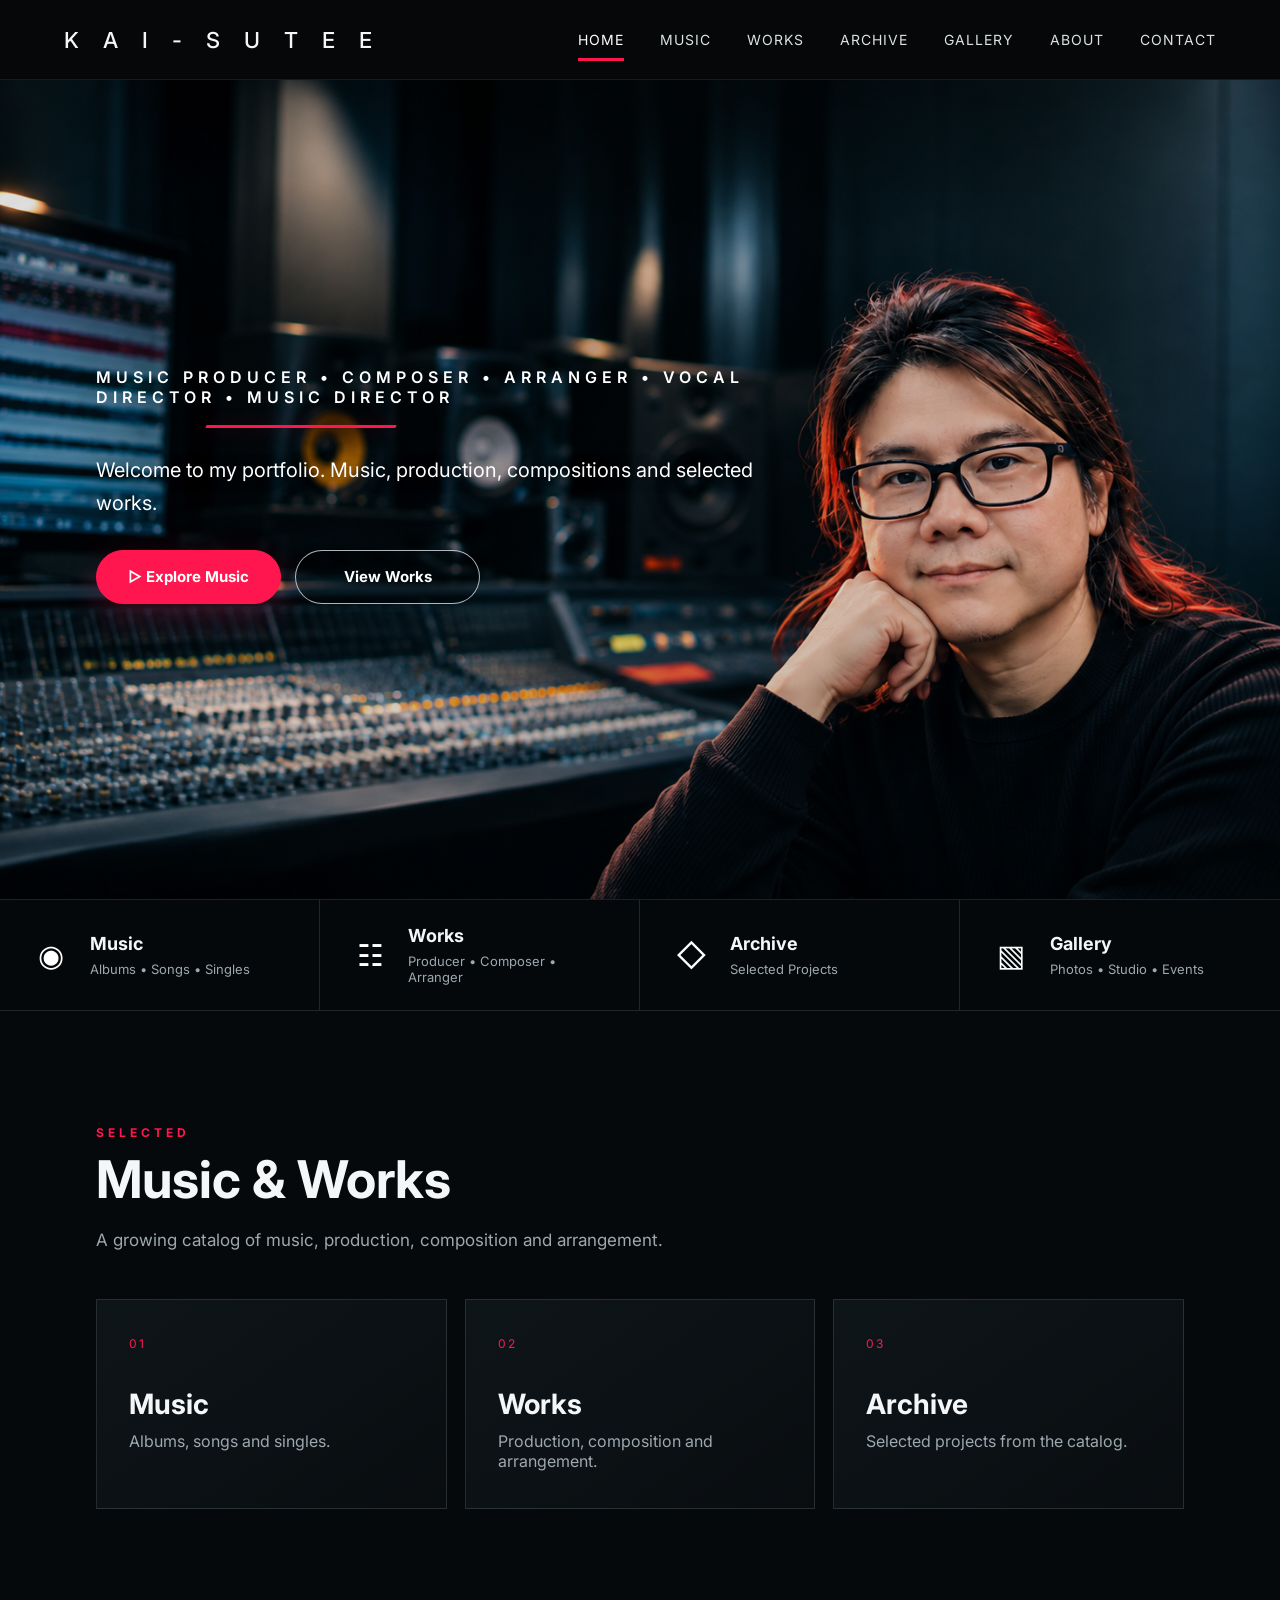
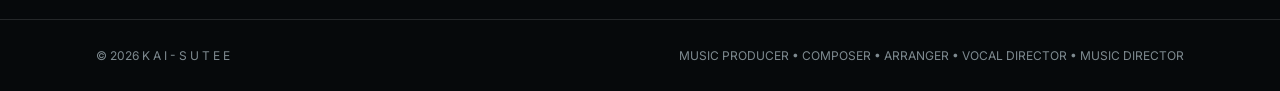
<file: index.html>
<!doctype html>
<html lang="en">
<head>
  <meta charset="utf-8">
  <meta name="viewport" content="width=device-width, initial-scale=1">
  <title>Kaisutee — Music Producer • Composer • Arranger</title>
  <meta name="description" content="Kaisutee — Music Producer, Composer and Arranger.">
  <link rel="stylesheet" href="styles.css">
</head>
<body>
<div id="app">
  <header class="site-header">
    <a class="brand" id="siteName" href="index.html" aria-label="Home"></a>
    <button class="nav-toggle" aria-label="Open menu">☰</button>
    <nav class="nav">
      <a class="active" href="index.html">HOME</a>
      <a href="music.html">MUSIC</a>
      <a href="works.html">WORKS</a>
      <a href="archive.html">ARCHIVE</a>
      <a href="gallery.html">GALLERY</a>
      <a href="about.html">ABOUT</a>
      <a href="contact.html">CONTACT</a>
    </nav>
  </header>

  <main>
    <!-- HOME HERO -->
    <section class="hero" id="hero" aria-label="Main page cover">
      <div class="hero-image" id="heroImage"></div>
      <div class="hero-overlay"></div>

      <div class="hero-content">
        <div class="hero-copy">
          <div class="eyebrow" id="heroTagline"></div>
          <div class="accent-line"></div>
          <p id="heroBio"></p>
          <div class="actions">
            <a class="btn primary" href="music.html">▷ Explore Music</a>
            <a class="btn secondary" href="works.html">View Works</a>
          </div>
        </div>
      </div>
    </section>

    <section class="quick-links">
      <a href="music.html">
        <span class="icon">◉</span>
        <span><b>Music</b><small>Albums • Songs • Singles</small></span>
      </a>
      <a href="works.html">
        <span class="icon">☷</span>
        <span><b>Works</b><small>Producer • Composer • Arranger</small></span>
      </a>
      <a href="archive.html">
        <span class="icon">◇</span>
        <span><b>Archive</b><small>Selected Projects</small></span>
      </a>
      <a href="gallery.html">
        <span class="icon">▧</span>
        <span><b>Gallery</b><small>Photos • Studio • Events</small></span>
      </a>
    </section>

    <section class="section intro">
      <div class="section-head">
        <span class="section-kicker">SELECTED</span>
        <h1>Music &amp; Works</h1>
        <p>A growing catalog of music, production, composition and arrangement.</p>
      </div>
      <div class="feature-grid">
        <a class="feature-card" href="music.html">
          <span>01</span><h2>Music</h2><p>Albums, songs and singles.</p>
        </a>
        <a class="feature-card" href="works.html">
          <span>02</span><h2>Works</h2><p>Production, composition and arrangement.</p>
        </a>
        <a class="feature-card" href="archive.html">
          <span>03</span><h2>Archive</h2><p>Selected projects from the catalog.</p>
        </a>
      </div>
    </section>
  </main>

  <footer class="footer">
    <div>© <span id="year"></span> <span id="footerName">Kaisutee</span></div>
    <div id="footerTagline">Music Producer • Composer • Arranger</div>
  </footer>
</div>
<script src="app.js"></script>
</body>
</html>
</file>
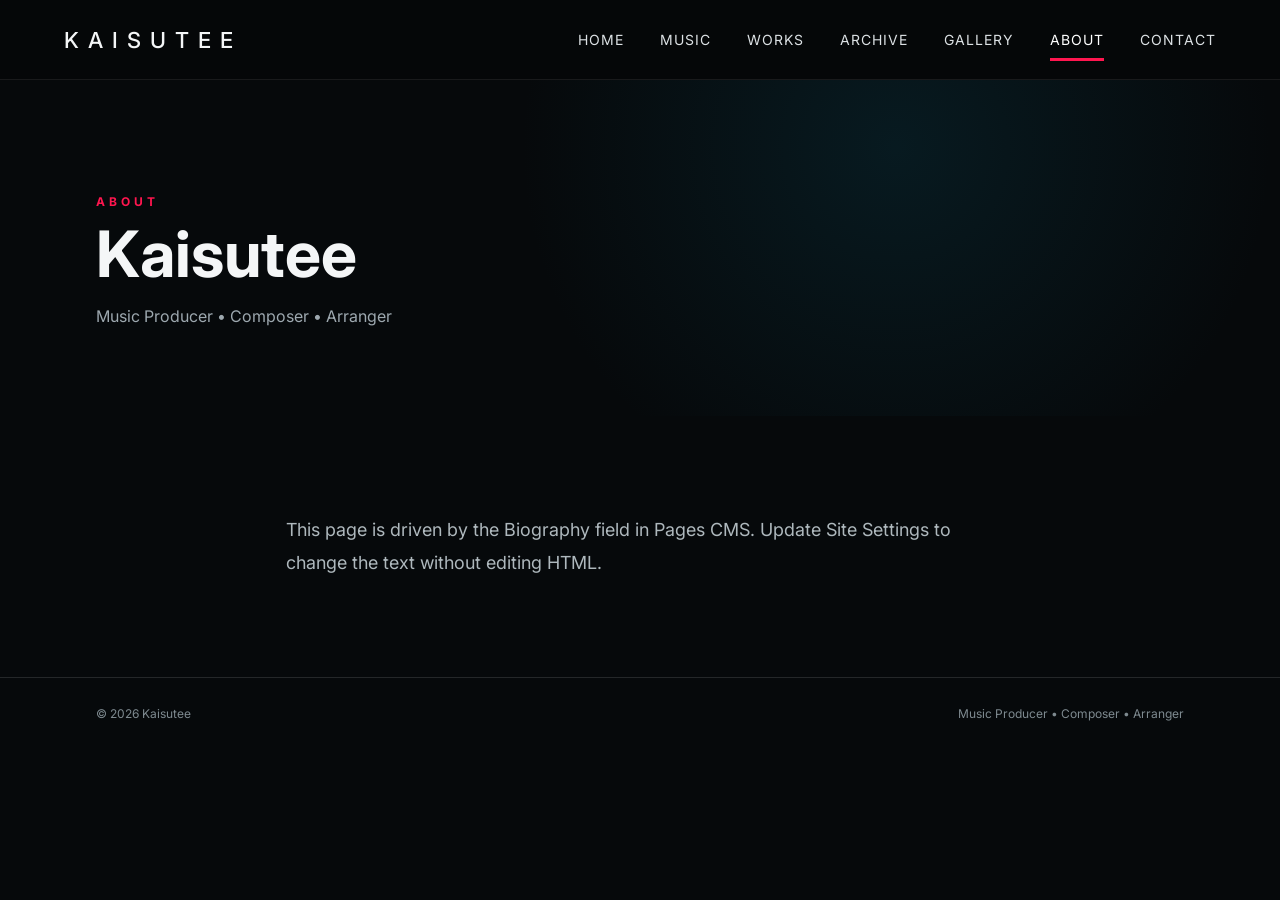
<file: about.html>
<!doctype html><html lang="en"><head><meta charset="utf-8"><meta name="viewport" content="width=device-width,initial-scale=1"><title>About — Kaisutee</title><link rel="stylesheet" href="styles.css"></head><body>
<header class="site-header"><a class="brand" href="index.html">KAISUTEE</a><button class="nav-toggle">☰</button><nav class="nav"><a href="index.html">HOME</a><a href="music.html">MUSIC</a><a href="works.html">WORKS</a><a href="archive.html">ARCHIVE</a><a href="gallery.html">GALLERY</a><a class="active" href="about.html">ABOUT</a><a href="contact.html">CONTACT</a></nav></header>
<main><section class="page-hero"><span class="section-kicker">ABOUT</span><h1>Kaisutee</h1><p id="aboutBio">Music Producer • Composer • Arranger</p></section><section class="detail"><p class="lead">This page is driven by the Biography field in Pages CMS. Update Site Settings to change the text without editing HTML.</p></section></main>
<footer class="footer"><div>© <span id="year"></span> Kaisutee</div><div>Music Producer • Composer • Arranger</div></footer><script src="app.js"></script></body></html>
</file>
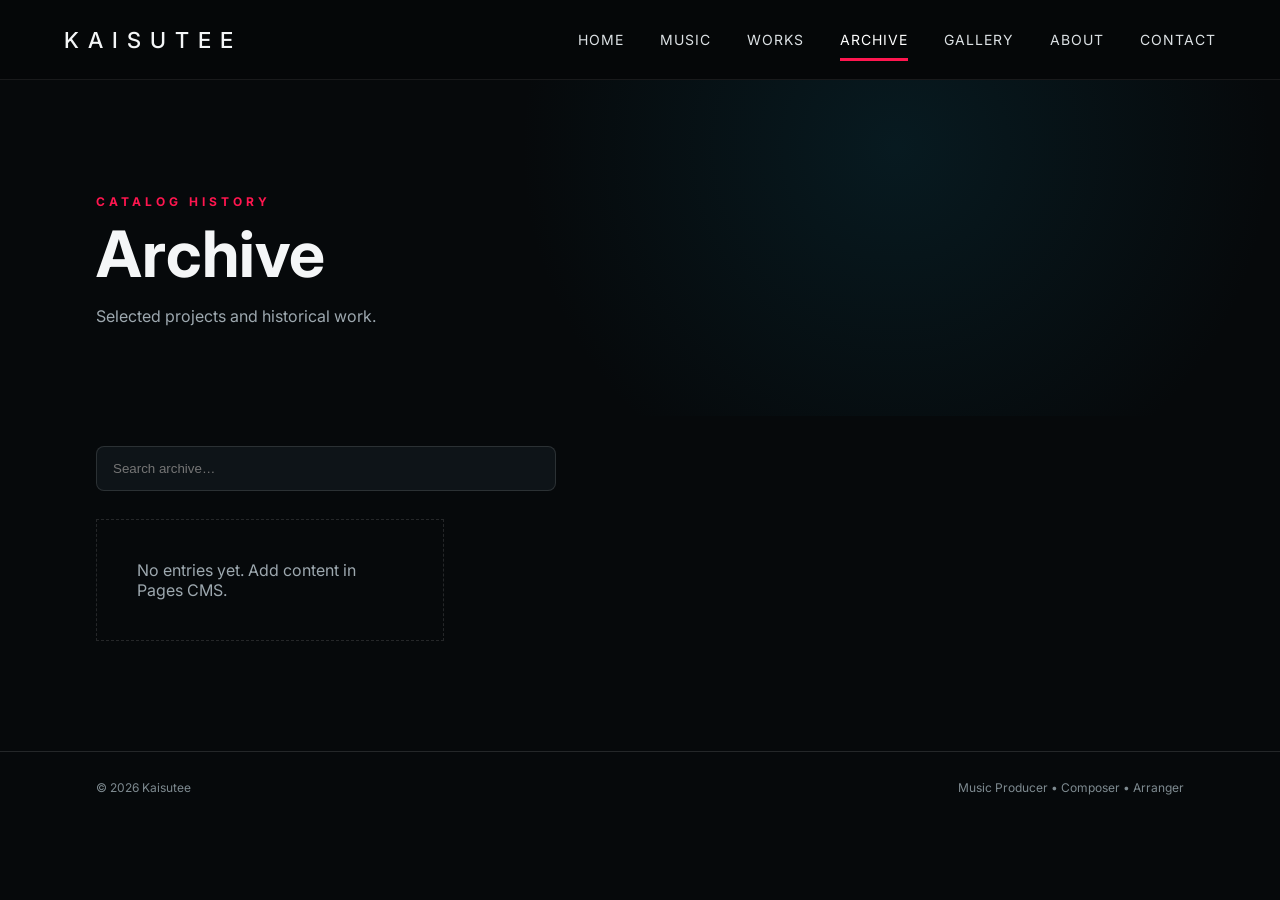
<file: archive.html>
<!doctype html><html lang="en"><head><meta charset="utf-8"><meta name="viewport" content="width=device-width,initial-scale=1"><title>Archive — Kaisutee</title><link rel="stylesheet" href="styles.css"></head><body>
<header class="site-header"><a class="brand" href="index.html">KAISUTEE</a><button class="nav-toggle">☰</button><nav class="nav"><a href="index.html">HOME</a><a href="music.html">MUSIC</a><a href="works.html">WORKS</a><a class="active" href="archive.html">ARCHIVE</a><a href="gallery.html">GALLERY</a><a href="about.html">ABOUT</a><a href="contact.html">CONTACT</a></nav></header>
<main><section class="page-hero"><span class="section-kicker">CATALOG HISTORY</span><h1>Archive</h1><p>Selected projects and historical work.</p></section>
<section class="catalog"><div class="toolbar"><input id="search" class="search" placeholder="Search archive…"></div><div id="cards" class="cards" data-dir="archive"></div></section></main>
<footer class="footer"><div>© <span id="year"></span> Kaisutee</div><div>Music Producer • Composer • Arranger</div></footer><script src="app.js"></script></body></html>
</file>
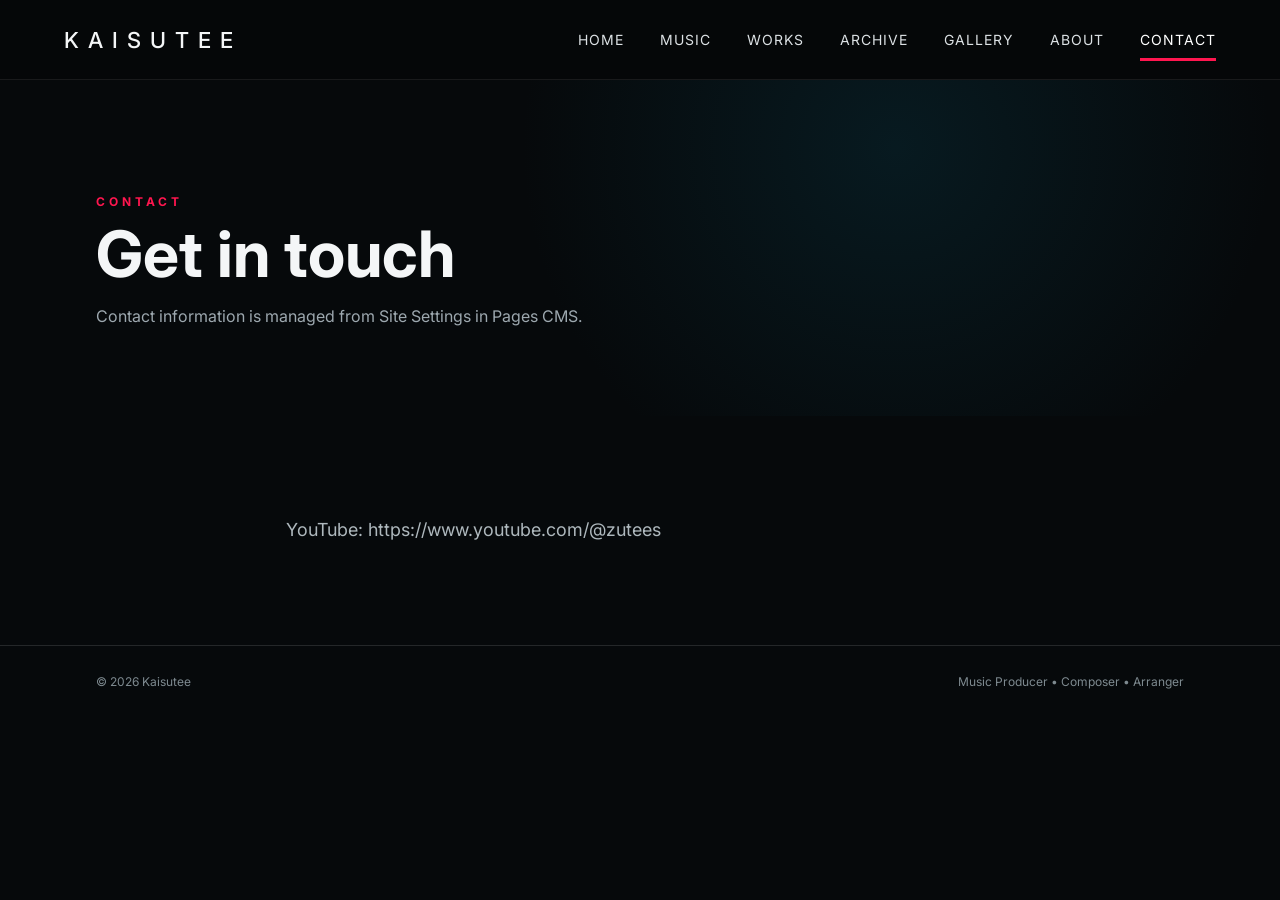
<file: contact.html>
<!doctype html><html lang="en"><head><meta charset="utf-8"><meta name="viewport" content="width=device-width,initial-scale=1"><title>Contact — Kaisutee</title><link rel="stylesheet" href="styles.css"></head><body>
<header class="site-header"><a class="brand" href="index.html">KAISUTEE</a><button class="nav-toggle">☰</button><nav class="nav"><a href="index.html">HOME</a><a href="music.html">MUSIC</a><a href="works.html">WORKS</a><a href="archive.html">ARCHIVE</a><a href="gallery.html">GALLERY</a><a href="about.html">ABOUT</a><a class="active" href="contact.html">CONTACT</a></nav></header>
<main><section class="page-hero"><span class="section-kicker">CONTACT</span><h1>Get in touch</h1><p>Contact information is managed from Site Settings in Pages CMS.</p></section><section class="detail"><p class="lead" id="contactInfo">Loading…</p></section></main>
<footer class="footer"><div>© <span id="year"></span> Kaisutee</div><div>Music Producer • Composer • Arranger</div></footer>
<script src="app.js"></script><script>
document.addEventListener("DOMContentLoaded", async()=>{const s=await loadJSON("data/site.json",{}); const links=[]; if(s.email)links.push("Email: "+s.email); if(s.facebook)links.push("Facebook: "+s.facebook); if(s.instagram)links.push("Instagram: "+s.instagram); if(s.youtube)links.push("YouTube: "+s.youtube); document.getElementById("contactInfo").innerHTML=links.length?links.map(x=>escapeHTML(x)).join("<br>"):"Add contact details in Site Settings.";});
</script></body></html>
</file>
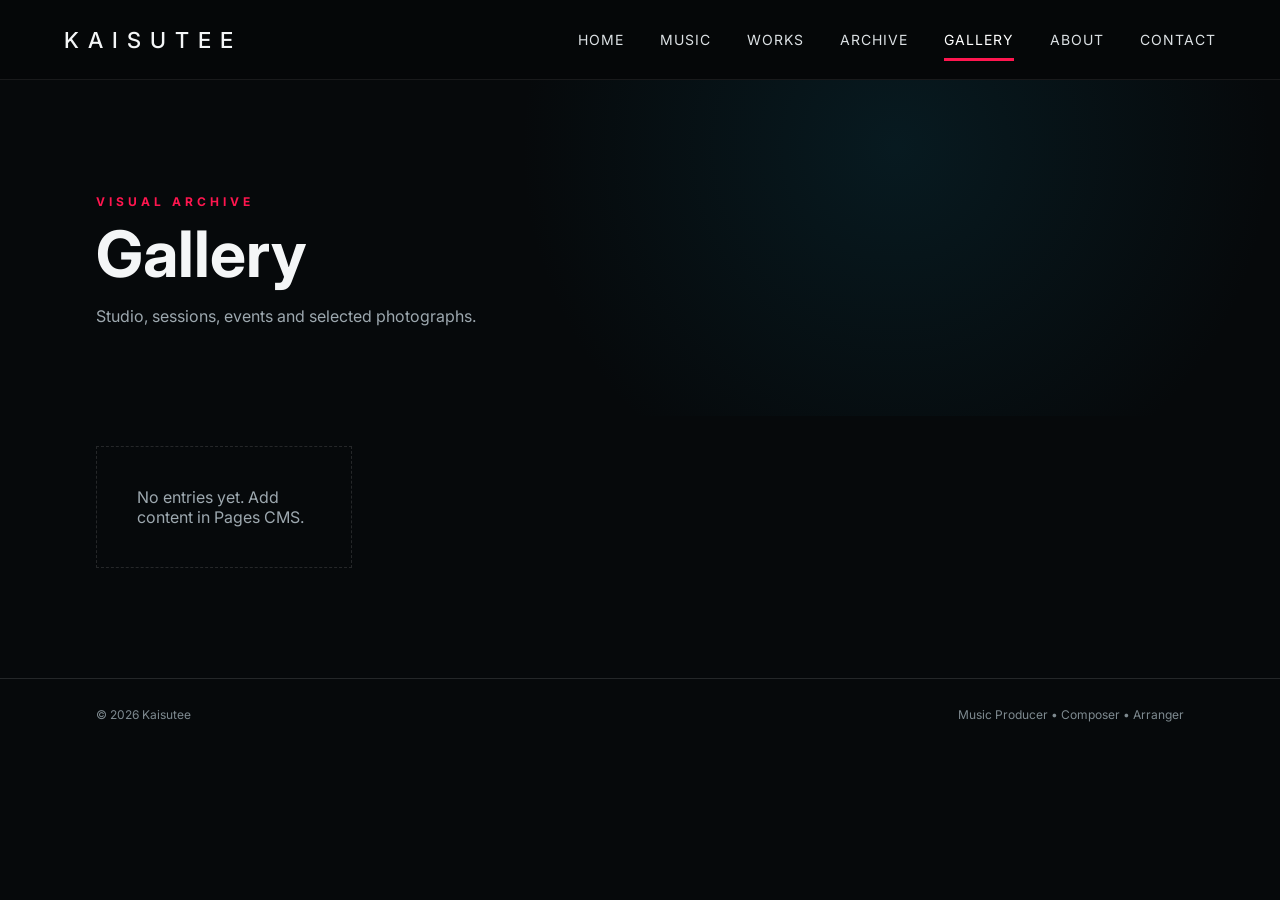
<file: gallery.html>
<!doctype html><html lang="en"><head><meta charset="utf-8"><meta name="viewport" content="width=device-width,initial-scale=1"><title>Gallery — Kaisutee</title><link rel="stylesheet" href="styles.css"></head><body>
<header class="site-header"><a class="brand" href="index.html">KAISUTEE</a><button class="nav-toggle">☰</button><nav class="nav"><a href="index.html">HOME</a><a href="music.html">MUSIC</a><a href="works.html">WORKS</a><a href="archive.html">ARCHIVE</a><a class="active" href="gallery.html">GALLERY</a><a href="about.html">ABOUT</a><a href="contact.html">CONTACT</a></nav></header>
<main><section class="page-hero"><span class="section-kicker">VISUAL ARCHIVE</span><h1>Gallery</h1><p>Studio, sessions, events and selected photographs.</p></section>
<section class="catalog"><div id="cards" class="cards gallery" data-dir="gallery"></div></section></main>
<footer class="footer"><div>© <span id="year"></span> Kaisutee</div><div>Music Producer • Composer • Arranger</div></footer><script src="app.js"></script></body></html>
</file>
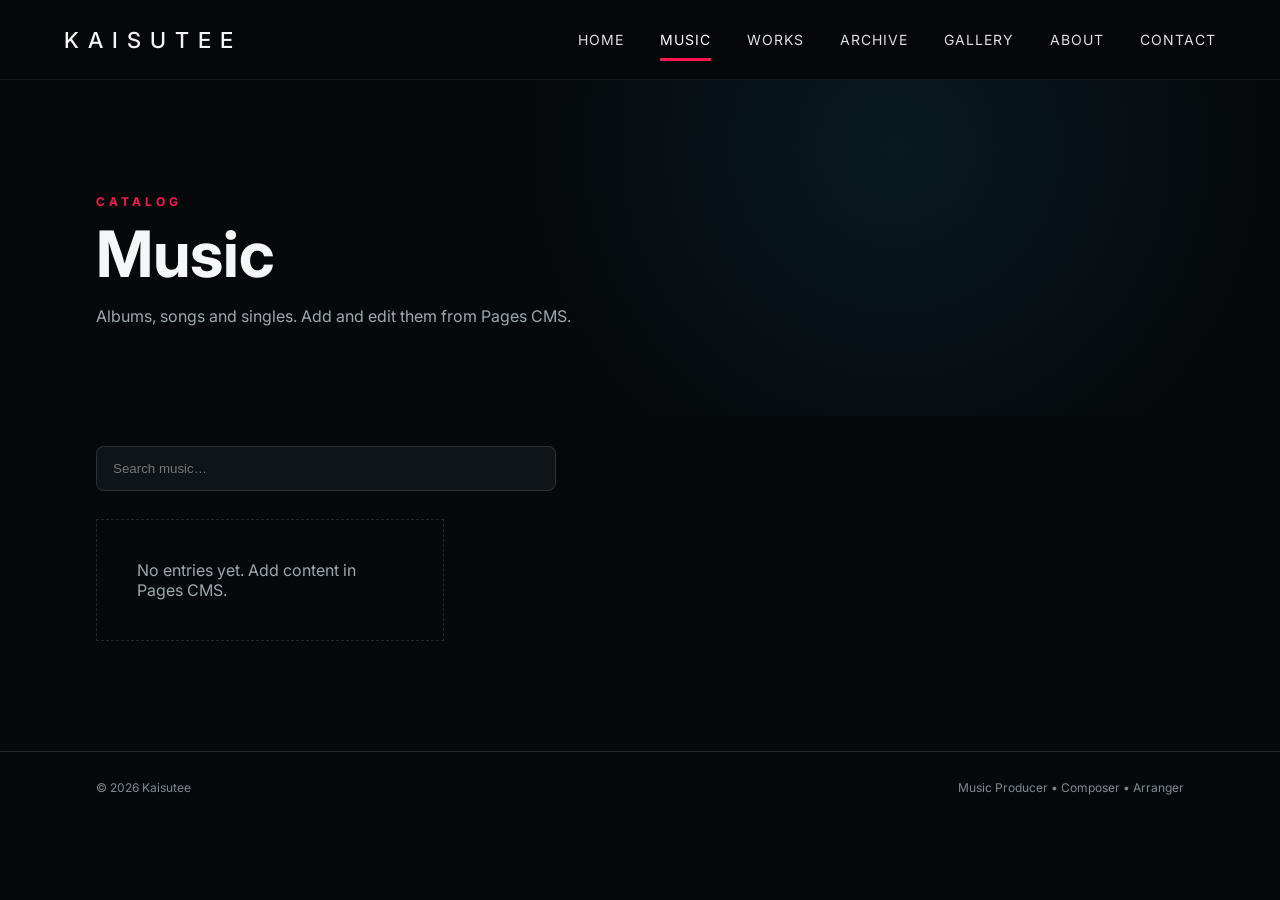
<file: music.html>
<!doctype html><html lang="en"><head><meta charset="utf-8"><meta name="viewport" content="width=device-width,initial-scale=1"><title>Music — Kaisutee</title><link rel="stylesheet" href="styles.css"></head><body>
<header class="site-header"><a class="brand" href="index.html">KAISUTEE</a><button class="nav-toggle">☰</button><nav class="nav"><a href="index.html">HOME</a><a class="active" href="music.html">MUSIC</a><a href="works.html">WORKS</a><a href="archive.html">ARCHIVE</a><a href="gallery.html">GALLERY</a><a href="about.html">ABOUT</a><a href="contact.html">CONTACT</a></nav></header>
<main><section class="page-hero"><span class="section-kicker">CATALOG</span><h1>Music</h1><p>Albums, songs and singles. Add and edit them from Pages CMS.</p></section>
<section class="catalog"><div class="toolbar"><input id="search" class="search" placeholder="Search music…"></div><div id="cards" class="cards" data-dir="songs" data-kind="song"></div></section></main>
<footer class="footer"><div>© <span id="year"></span> Kaisutee</div><div>Music Producer • Composer • Arranger</div></footer><script src="app.js"></script></body></html>
</file>
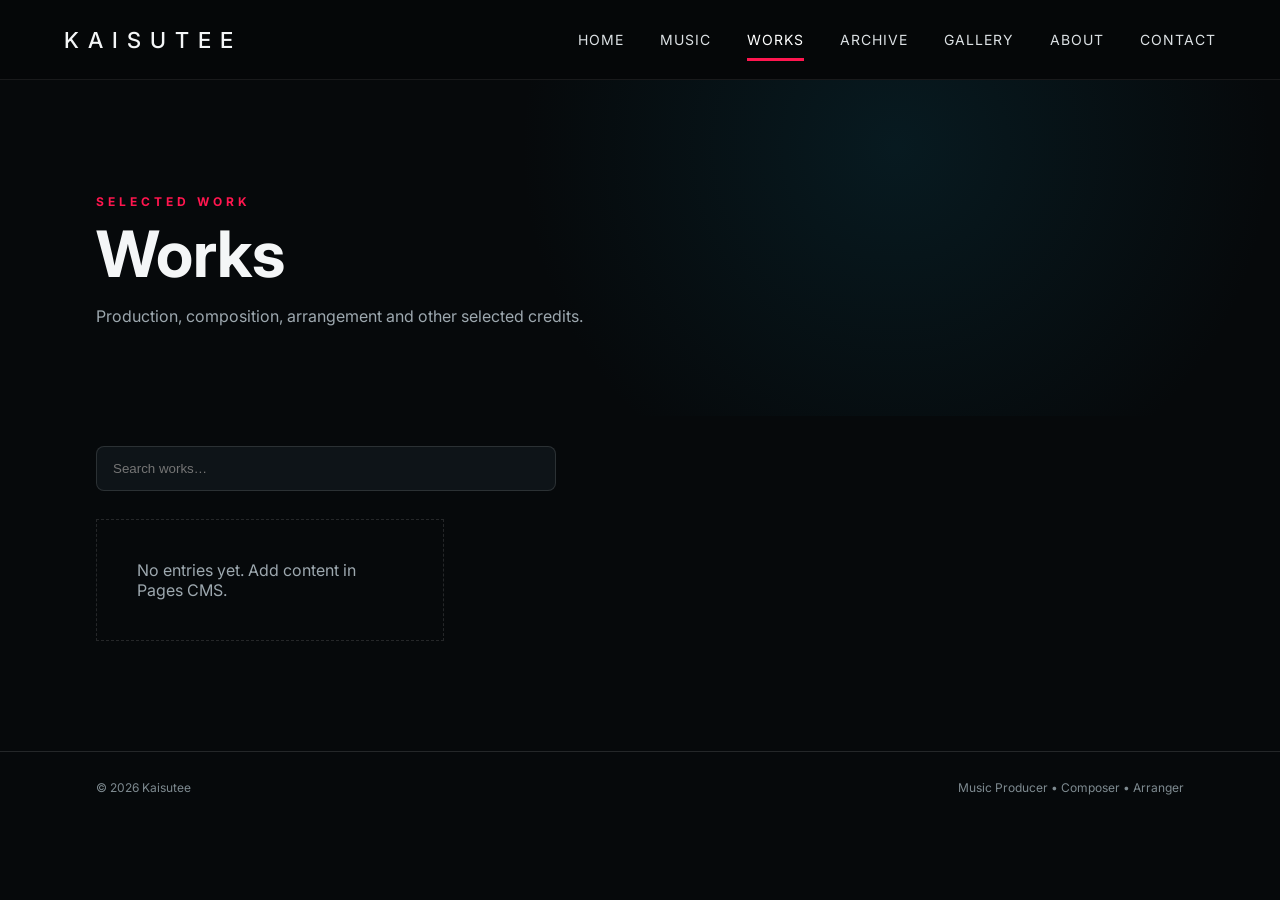
<file: works.html>
<!doctype html><html lang="en"><head><meta charset="utf-8"><meta name="viewport" content="width=device-width,initial-scale=1"><title>Works — Kaisutee</title><link rel="stylesheet" href="styles.css"></head><body>
<header class="site-header"><a class="brand" href="index.html">KAISUTEE</a><button class="nav-toggle">☰</button><nav class="nav"><a href="index.html">HOME</a><a href="music.html">MUSIC</a><a class="active" href="works.html">WORKS</a><a href="archive.html">ARCHIVE</a><a href="gallery.html">GALLERY</a><a href="about.html">ABOUT</a><a href="contact.html">CONTACT</a></nav></header>
<main><section class="page-hero"><span class="section-kicker">SELECTED WORK</span><h1>Works</h1><p>Production, composition, arrangement and other selected credits.</p></section>
<section class="catalog"><div class="toolbar"><input id="search" class="search" placeholder="Search works…"></div><div id="cards" class="cards" data-dir="works/producer"></div></section></main>
<footer class="footer"><div>© <span id="year"></span> Kaisutee</div><div>Music Producer • Composer • Arranger</div></footer><script src="app.js"></script></body></html>
</file>
<file: styles.css>
@import url('https://fonts.googleapis.com/css2?family=Inter:wght@400;500;600;700&family=Parisienne&display=swap');

:root{
  --bg:#06090b;
  --panel:#0d1216;
  --text:#f4f6f7;
  --muted:#9da8af;
  --line:rgba(255,255,255,.12);
  --accent:#ff164f;
  --accent2:#0b3440;
  --max:1500px;
}
*{box-sizing:border-box}
html{scroll-behavior:smooth}
body{margin:0;background:var(--bg);color:var(--text);font-family:Inter,Arial,sans-serif}
a{color:inherit;text-decoration:none}
button{font:inherit}
.site-header{height:80px;background:#050708;display:flex;align-items:center;padding:0 5vw;border-bottom:1px solid rgba(255,255,255,.08);position:relative;z-index:10}
.brand{font-size:22px;letter-spacing:9px;font-weight:500;margin-right:auto}
.nav{display:flex;gap:36px;align-items:center}
.nav a{font-size:14px;letter-spacing:1px;color:#dce1e4;padding:31px 0;position:relative}
.nav a:hover,.nav a.active{color:#fff}
.nav a.active:after{content:"";position:absolute;left:0;right:0;bottom:18px;height:3px;background:var(--accent)}
.nav-toggle{display:none;background:none;border:0;color:white;font-size:24px}
.hero{min-height:690px;height:calc(100vh - 80px);max-height:850px;position:relative;overflow:hidden;background:#081015}
.hero-image{position:absolute;inset:0;background:
  radial-gradient(circle at 75% 45%,rgba(17,67,80,.7),transparent 32%),
  linear-gradient(115deg,#0b1519 0%,#0a1115 45%,#07151b 100%)}
.hero-image.has-image{background-size:cover;background-position:center center}
.script{font-family:Parisienne,cursive;font-size:118px;line-height:.9;color:#fff;text-shadow:0 4px 24px rgba(0,0,0,.3)}
.accent-line{width:430px;height:4px;background:var(--accent);transform:rotate(-7deg);transform-origin:left;margin:3px 0 30px 115px;box-shadow:0 0 18px rgba(255,22,79,.25)}
.eyebrow{font-size:17px;letter-spacing:5px;font-weight:500}
.actions{display:flex;gap:16px}
.btn{display:inline-flex;align-items:center;justify-content:center;min-width:185px;height:54px;border-radius:30px;font-size:15px;font-weight:600}
.btn.primary{background:var(--accent);box-shadow:0 12px 35px rgba(255,22,79,.22)}
.btn.secondary{border:1px solid rgba(255,255,255,.7);background:rgba(0,0,0,.15)}
.quick-links{position:relative;margin-top:-1px;background:rgba(5,8,10,.94);border-top:1px solid var(--line);border-bottom:1px solid var(--line);display:grid;grid-template-columns:repeat(4,1fr);max-width:var(--max);margin-left:auto;margin-right:auto}
.quick-links a{min-height:110px;display:flex;align-items:center;gap:22px;padding:20px 34px;border-right:1px solid var(--line)}
.quick-links a:last-child{border-right:0}
.quick-links b{display:block;font-size:18px;margin-bottom:7px}
.quick-links small{display:block;color:var(--muted);font-size:13px}
.icon{font-size:30px;color:#fff;width:34px;text-align:center}
.section{max-width:var(--max);margin:auto;padding:110px 7.5vw}
.section-head{max-width:760px}
.section-kicker{color:var(--accent);letter-spacing:4px;font-size:12px;font-weight:700}
h1{font-size:52px;line-height:1.05;margin:12px 0 18px}
.section-head p{color:var(--muted);font-size:17px;line-height:1.7}
.feature-grid{display:grid;grid-template-columns:repeat(3,1fr);gap:18px;margin-top:45px}
.feature-card{padding:32px;background:linear-gradient(145deg,#0e1519,#090d10);border:1px solid var(--line);min-height:210px;transition:.25s}
.feature-card:hover{transform:translateY(-5px);border-color:rgba(255,22,79,.6)}
.feature-card span{color:var(--accent);font-size:12px;letter-spacing:2px}
.feature-card h2{font-size:28px;margin:35px 0 10px}
.feature-card p{color:var(--muted);margin:0}
.footer{max-width:var(--max);margin:auto;border-top:1px solid var(--line);padding:28px 7.5vw;color:#7e8a90;font-size:12px;display:flex;justify-content:space-between}
.page-hero{padding:110px 7.5vw 70px;max-width:var(--max);margin:auto;background:radial-gradient(circle at 70% 20%,rgba(10,58,72,.35),transparent 40%)}
.page-hero h1{font-size:64px;margin:10px 0}
.page-hero p{max-width:720px;color:var(--muted);line-height:1.7}
.catalog{max-width:var(--max);margin:auto;padding:30px 7.5vw 110px}
.toolbar{display:flex;gap:12px;margin-bottom:28px}
.search{width:100%;max-width:460px;background:#0e1418;border:1px solid var(--line);color:#fff;padding:14px 16px;border-radius:8px;outline:none}
.cards{display:grid;grid-template-columns:repeat(3,1fr);gap:22px}
.card{background:#0d1216;border:1px solid var(--line);overflow:hidden}
.card-media{aspect-ratio:1.25;background:#121a1f;display:flex;align-items:center;justify-content:center;color:#56636b;overflow:hidden}
.card-media img{width:100%;height:100%;object-fit:cover}
.card-body{padding:20px}
.card-body h3{margin:0 0 8px;font-size:20px}
.meta{color:#849198;font-size:12px;letter-spacing:1px}
.card-body p{color:var(--muted);font-size:14px;line-height:1.6}
.tag{display:inline-block;color:#fff;background:#17232a;border:1px solid var(--line);padding:6px 9px;border-radius:99px;font-size:11px;margin-top:8px}
.empty{padding:40px;border:1px dashed var(--line);color:var(--muted)}
.detail{max-width:900px;margin:auto;padding:80px 7.5vw}
.detail-cover{width:100%;max-height:620px;object-fit:cover;background:#111820}
.detail h1{margin-top:35px}
.detail .lead{font-size:18px;color:#aeb8bd;line-height:1.8}
.yt{margin-top:35px;aspect-ratio:16/9}
.yt iframe{width:100%;height:100%;border:0}
.gallery{grid-template-columns:repeat(4,1fr)}
.gallery .card-media{aspect-ratio:1}
@media(max-width:1000px){
  .nav{gap:18px}
  .hero{height:720px}
  .script{font-size:90px}
  .quick-links{grid-template-columns:repeat(2,1fr)}
  .quick-links a:nth-child(2){border-right:0}
  .cards,.feature-grid{grid-template-columns:repeat(2,1fr)}
}
@media(max-width:760px){
  .site-header{height:68px;padding:0 20px}
  .brand{font-size:17px;letter-spacing:6px}
  .nav-toggle{display:block}
  .nav{display:none;position:absolute;top:68px;left:0;right:0;background:#070a0c;padding:10px 20px;flex-direction:column;align-items:stretch}
  .nav.open{display:flex}
  .nav a{padding:15px 0}
  .nav a.active:after{bottom:5px}
  .hero{height:720px;min-height:0}
  .script{font-size:70px}
  .accent-line{width:250px;margin-left:70px}
  .eyebrow{font-size:12px;letter-spacing:3px}
  .actions{flex-wrap:wrap}
  .btn{min-width:155px}
  .quick-links{grid-template-columns:1fr}
  .quick-links a{border-right:0;border-bottom:1px solid var(--line)}
  .quick-links a:last-child{border-bottom:0}
  .section{padding:75px 25px}
  .page-hero{padding:70px 25px 45px}
  .page-hero h1{font-size:45px}
  .catalog{padding:20px 25px 75px}
  .cards,.feature-grid,.gallery{grid-template-columns:1fr}
  .footer{padding:25px;display:block}
  .footer div+div{margin-top:8px}
}

/* HOME HERO — image only */
.hero-image {
  position: absolute;
  inset: 0;
  background: #081015 center center / cover no-repeat;
}
.hero-image.has-image {
  background-size: cover;
  background-position: center center;
}

/* HOME HERO — centered CMS-driven text */
.hero-overlay {
  position: absolute;
  inset: 0;
  background: linear-gradient(
    90deg,
    rgba(2,5,7,.12) 0%,
    rgba(2,5,7,.20) 50%,
    rgba(2,5,7,.10) 100%
  );
  z-index: 1;
}

.hero-content {
  position: relative;
  z-index: 2;
  height: 100%;
  max-width: var(--max);
  margin: auto;
  padding: 0 40px;
  display: flex;
  align-items: center;
  justify-content: flex-start;
  text-align: left;
}

.hero-copy {
  max-width: 720px;
  margin-top: -10px;
}

.hero .eyebrow {
  font-size: 16px;
  letter-spacing: 5px;
  color: #fff;
  font-weight: 600;
}

.hero .accent-line {
  width: 190px;
  height: 3px;
  background: var(--accent);
  transform: skewX(-20deg);
  margin: 18px 0 26px 110px;
}

.hero p {
  font-size: 20px;
  line-height: 1.65;
  color: #fff;
  margin: 0 0 30px;
  text-shadow: 0 2px 14px rgba(0,0,0,.55);
}

.actions {
  display: flex;
  gap: 14px;
  justify-content: flex-start;
}

.btn {
  display: inline-flex;
  align-items: center;
  justify-content: center;
  padding: 14px 27px;
  border-radius: 30px;
  font-weight: 700;
  border: 1px solid rgba(255,255,255,.55);
}

.btn.primary {
  background: var(--accent);
  border-color: var(--accent);
  color: #fff;
}

.btn.secondary {
  background: rgba(0,0,0,.25);
  color: #fff;
}

@media (max-width: 700px) {
  .hero-content {
    padding: 0 24px;
  }

  .hero .eyebrow {
    font-size: 12px;
    letter-spacing: 3px;
  }

  .hero p {
    font-size: 16px;
  }

  .actions {
    flex-wrap: wrap;
  }
}

/* HERO TEXT — original left-side placement */
.hero-content {
  padding-left: 7.5vw;
  padding-right: 7.5vw;
}

.hero-copy {
  text-align: left;
}

@media (max-width: 700px) {
  .hero-content {
    padding-left: 25px;
    padding-right: 25px;
    justify-content: flex-start;
  }

  .hero-copy {
    max-width: 100%;
  }

  .hero .accent-line {
    margin-left: 70px;
  }
}
</file>
